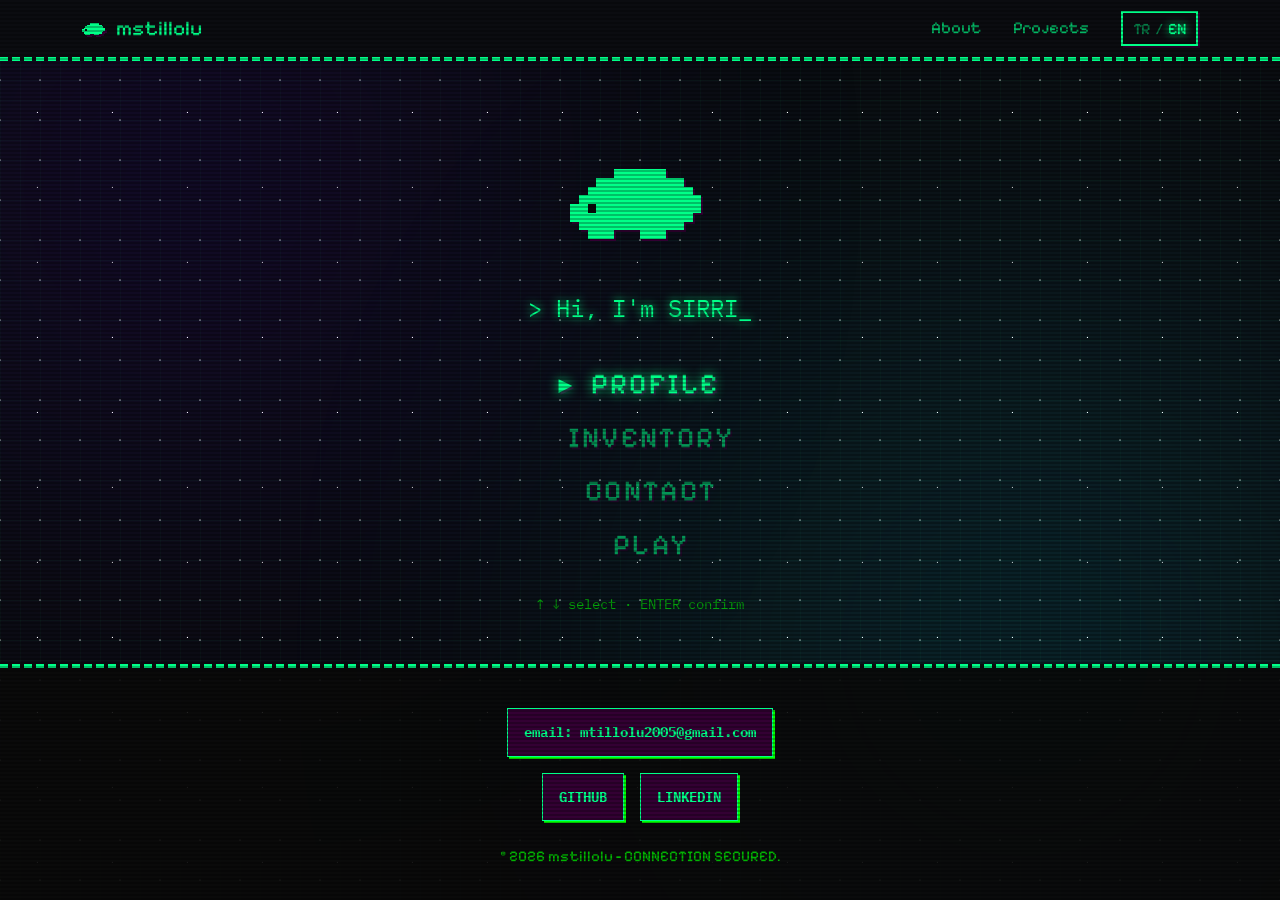
<file: index.html>
<!DOCTYPE html>
<html lang="tr">

<head>
    <meta charset="UTF-8">
    <meta name="viewport" content="width=device-width, initial-scale=1.0">
    <title>mstillolu</title>
    <link rel="icon" type="image/svg+xml" href="favicon.svg">
    <link rel="preconnect" href="https://fonts.googleapis.com">
    <link rel="preconnect" href="https://fonts.gstatic.com" crossorigin>
    <link href="https://fonts.googleapis.com/css2?family=IBM+Plex+Mono:ital,wght@0,400;0,700;1,400&family=Pixelify+Sans:wght@400..700&display=swap" rel="stylesheet">
    <link href="https://cdn.jsdelivr.net/npm/bootstrap@5.3.0/dist/css/bootstrap.min.css" rel="stylesheet">
    <link rel="stylesheet" href="style.css">
</head>

<body class="d-flex flex-column min-vh-100" data-page="home">

    <div id="site-nav"></div>

    <!-- Main Content -->
    <main class="container flex-grow-1 d-flex flex-column justify-content-center align-items-center text-center home">
        <svg class="kirpi-svg holo-kirpi mb-3" viewBox="0 0 16 16" width="140" height="140"
            shape-rendering="crispEdges" role="button" tabindex="0" data-i18n-aria="kirpi.aria">
            <title data-i18n="kirpi.title">Tıkla ve Oyna!</title>
            <path
                d="M5 4h6v1H5zM3 5h10v1H3zM2 6h12v1H2zM1 7h14v1H1zM0 8h15v1H0zM0 9h14v1H0zM1 10h12v1H1zM2 11h3v1H2zM8 11h3v1H8z" />
            <rect fill="#0A0A0A" x="2" y="8" width="1" height="1" />
            <rect fill="var(--highlight-color)" x="0" y="9" width="1" height="1" />
        </svg>

        <h1 id="welcome-text" class="welcome-text">&gt; Merhaba, ben SIRRI</h1>

        <!-- Oyun açılış menüsü -->
        <nav class="start-menu" data-i18n-aria="menu.label">
            <ul>
                <li><a class="menu-item" href="about.html" data-i18n="menu.profile">Profil</a></li>
                <li><a class="menu-item" href="projects.html" data-i18n="menu.inventory">Envanter</a></li>
                <li><a class="menu-item" href="#contact" data-action="contact" data-i18n="menu.contact">İletişim</a></li>
                <li><a class="menu-item" href="#play" data-action="play" data-i18n="menu.play">Oyna</a></li>
            </ul>
            <p class="menu-hint" data-i18n="menu.hint">↑ ↓ seç · ENTER onayla</p>
        </nav>
    </main>

    <footer id="contact"></footer>

    <script src="script.js"></script>
</body>

</html>
</file>
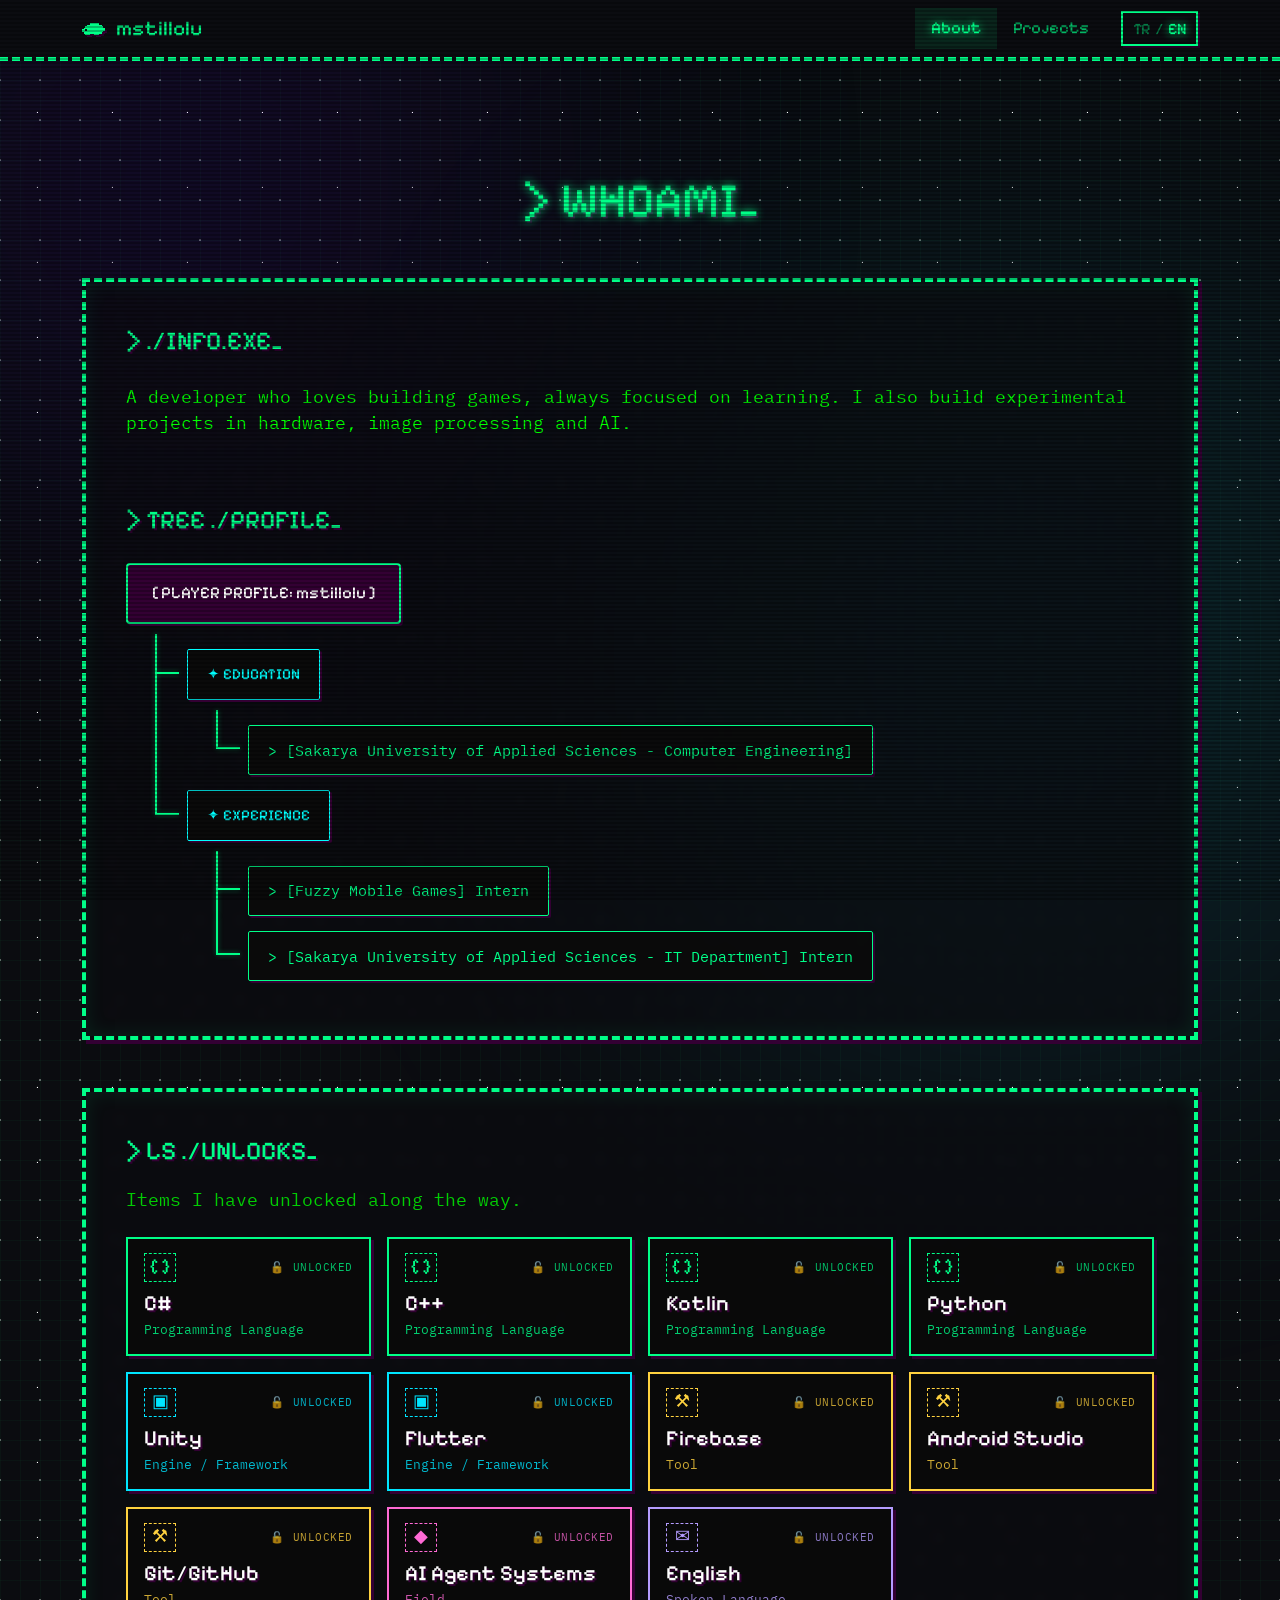
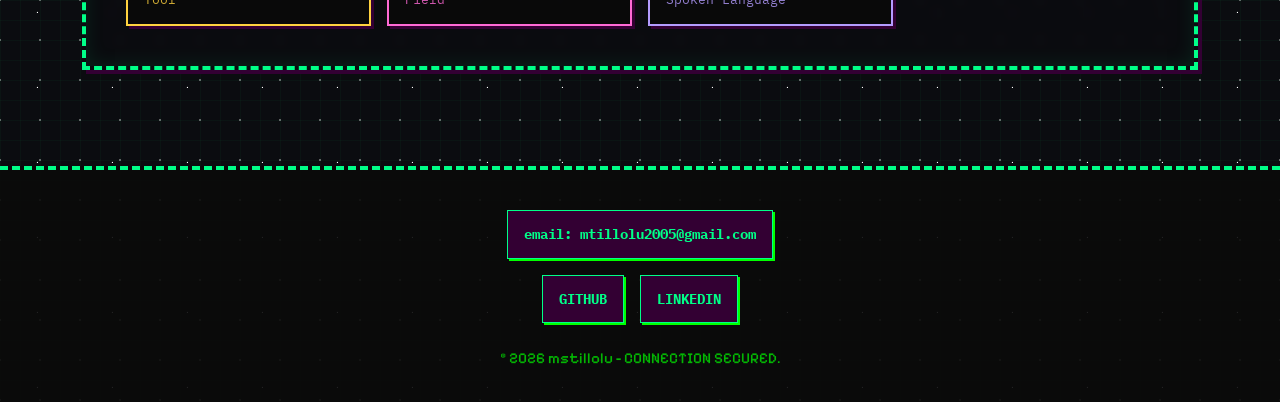
<file: about.html>
<!DOCTYPE html>
<html lang="tr">

<head>
    <meta charset="UTF-8">
    <meta name="viewport" content="width=device-width, initial-scale=1.0">
    <title>mstillolu | Hakkımda</title>
    <link rel="icon" type="image/svg+xml" href="favicon.svg">
    <link rel="preconnect" href="https://fonts.googleapis.com">
    <link rel="preconnect" href="https://fonts.gstatic.com" crossorigin>
    <link href="https://fonts.googleapis.com/css2?family=IBM+Plex+Mono:ital,wght@0,400;0,700;1,400&family=Pixelify+Sans:wght@400..700&display=swap" rel="stylesheet">
    <link href="https://cdn.jsdelivr.net/npm/bootstrap@5.3.0/dist/css/bootstrap.min.css" rel="stylesheet">
    <link rel="stylesheet" href="style.css">
</head>

<body class="d-flex flex-column min-vh-100" data-page="about">

    <div id="site-nav"></div>

    <!-- Main Content -->
    <main class="container py-5 mt-4 flex-grow-1">
        <header class="mb-5 text-center">
            <h1 class="display-5 terminal-cursor glow-text" lang="en">> whoami</h1>
        </header>

        <section id="about" class="pixel-section mb-5">
            <h2 class="terminal-cursor mb-4" lang="en">> ./info.exe</h2>
            <div id="about-container"></div>

            <h2 class="terminal-cursor mb-4 mt-5 pt-3" lang="en">> tree ./profile</h2>
            <ul class="cyber-skill-tree" id="cyber-tree-root"></ul>
        </section>

        <section id="unlocks" class="pixel-section mb-5">
            <h2 class="terminal-cursor mb-3" lang="en">> ls ./unlocks</h2>
            <p id="unlock-intro" class="unlock-intro"></p>
            <ul class="unlock-grid" id="unlock-grid"></ul>
        </section>
    </main>

    <footer id="contact"></footer>

    <script src="script.js"></script>
</body>

</html>
</file>
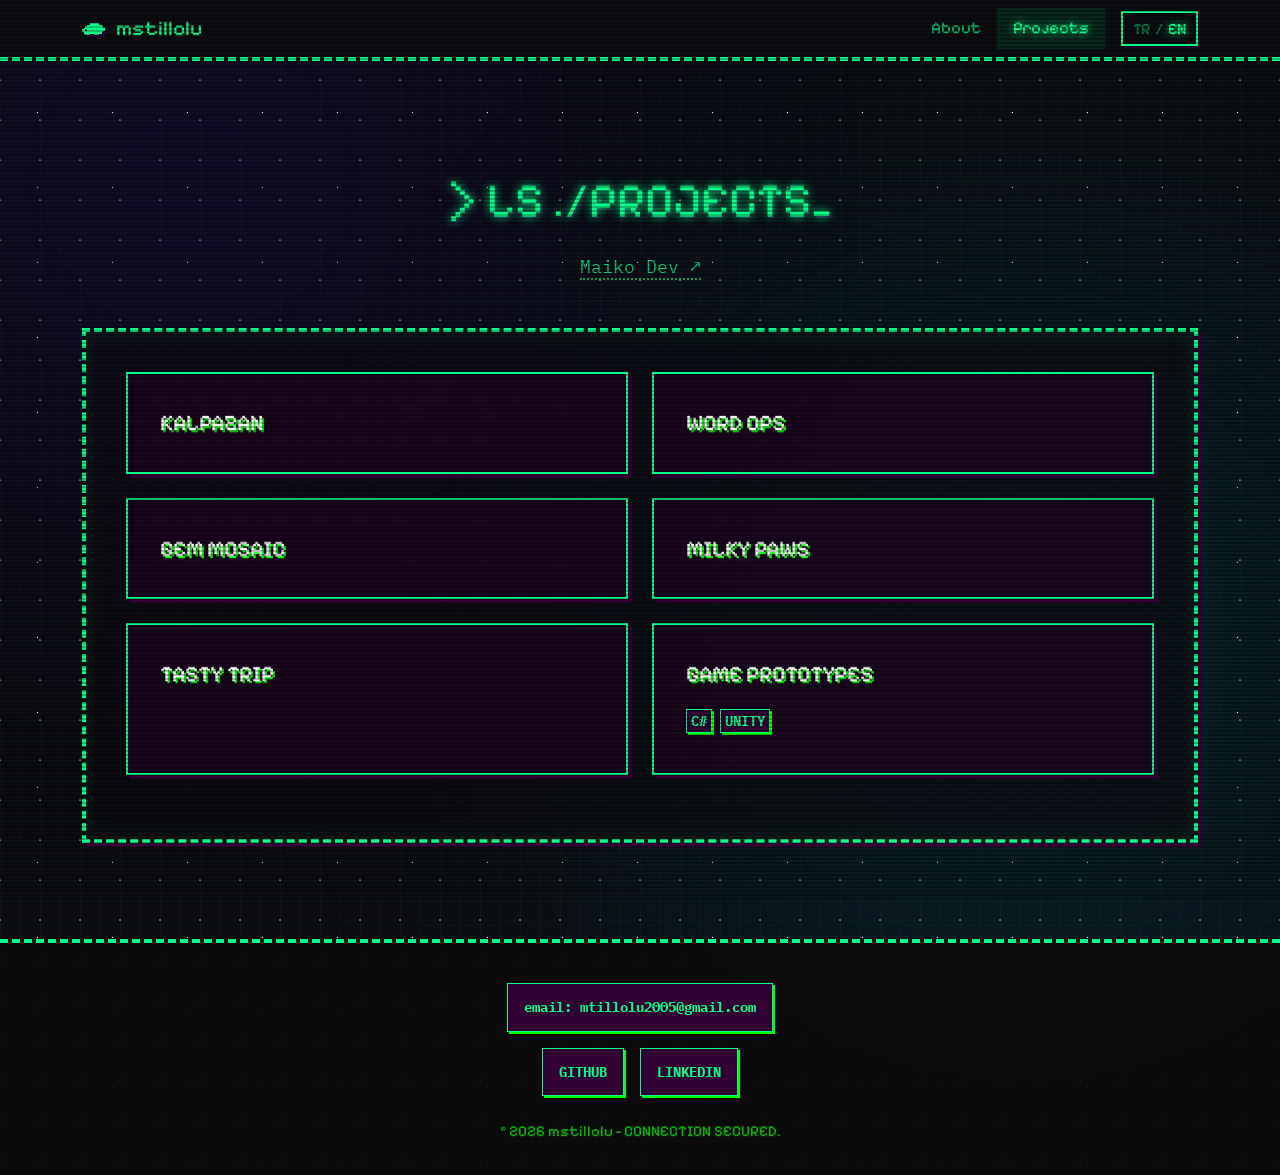
<file: projects.html>
<!DOCTYPE html>
<html lang="tr">

<head>
    <meta charset="UTF-8">
    <meta name="viewport" content="width=device-width, initial-scale=1.0">
    <title>mstillolu | Projeler</title>
    <link rel="icon" type="image/svg+xml" href="favicon.svg">
    <link rel="preconnect" href="https://fonts.googleapis.com">
    <link rel="preconnect" href="https://fonts.gstatic.com" crossorigin>
    <link href="https://fonts.googleapis.com/css2?family=IBM+Plex+Mono:ital,wght@0,400;0,700;1,400&family=Pixelify+Sans:wght@400..700&display=swap" rel="stylesheet">
    <link href="https://cdn.jsdelivr.net/npm/bootstrap@5.3.0/dist/css/bootstrap.min.css" rel="stylesheet">
    <link rel="stylesheet" href="style.css">
</head>

<body class="d-flex flex-column min-vh-100" data-page="projects">

    <div id="site-nav"></div>

    <!-- Main Content -->
    <main class="container py-5 mt-4 flex-grow-1">
        <header class="mb-5 text-center">
            <h1 class="display-5 terminal-cursor glow-text" lang="en">> ls ./projects</h1>
            <p style="opacity:0.8;">
                <a href="https://play.google.com/store/apps/developer?id=Maiko+Dev&amp;hl=tr" target="_blank"
                    rel="noopener" class="custom-link" data-i18n-title="projects.store">Maiko Dev ↗</a>
            </p>
        </header>

        <section id="projects" class="pixel-section">
            <div class="row" id="project-container"></div>
        </section>
    </main>

    <footer id="contact"></footer>

    <script src="script.js"></script>
</body>

</html>
</file>
<file: style.css>
/* Fontlar her sayfanın <head> kısmında <link> ile yükleniyor */

:root {
  --bg-color: #0B0C10;
  --main-color: #00FF00;
  --highlight-color: #00FF88;
  --contrast-color: #330033;
}

/* Base Document / Scanlines */
html::before {
  content: "";
  position: fixed;
  top: 0;
  left: 0;
  width: 100vw;
  height: 100vh;
  background: linear-gradient(rgba(18, 16, 16, 0) 50%,
      rgba(0, 0, 0, 0.25) 50%);
  background-size: 100% 4px;
  z-index: 9999;
  pointer-events: none;
}

body {
  background-color: var(--bg-color);
  background-image:
    radial-gradient(white, rgba(255, 255, 255, .1) 1px, transparent 1px),
    radial-gradient(white, rgba(255, 255, 255, .1) 1px, transparent 1px),
    linear-gradient(rgba(0, 255, 136, 0.03) 1px, transparent 1px),
    linear-gradient(90deg, rgba(0, 255, 136, 0.03) 1px, transparent 1px);
  background-size:
    75px 75px,
    40px 40px,
    20px 20px,
    20px 20px;
  background-position:
    0 0,
    20px 20px,
    0 0,
    0 0;
  color: var(--highlight-color);
  font-family: 'IBM Plex Mono', monospace;
  font-size: 1.1rem;
  padding-top: 100px;
  margin: 0;
  min-height: 100vh;
  position: relative;
}

/* Nebula Blobs */
body::before,
body::after {
  content: "";
  position: fixed;
  border-radius: 50%;
  pointer-events: none;
  z-index: -1;
  filter: blur(180px);
}

body::before {
  top: -15%;
  left: -10%;
  width: 50vw;
  height: 50vw;
  background-color: #4A00E0;
  opacity: 0.15;
}

body::after {
  bottom: -15%;
  right: -10%;
  width: 60vw;
  height: 60vw;
  background-color: #00E5FF;
  opacity: 0.12;
}

h1,
h2,
h3,
h4,
h5,
h6 {
  font-family: 'Pixelify Sans', 'IBM Plex Mono', monospace;
  color: var(--highlight-color);
  text-shadow: 2px 2px var(--contrast-color);
  line-height: 1.5;
  margin-bottom: 1.5rem;
  text-transform: uppercase;
}

h1 {
  font-size: 2.4rem;
}

h2 {
  font-size: 1.6rem;
}

h3 {
  font-size: 1.3rem;
}

p,
li {
  color: var(--main-color);
}

.glow-text {
  text-shadow: 0 0 10px var(--highlight-color), 2px 2px var(--contrast-color);
}

.terminal-cursor::after {
  content: '_';
  animation: blink 1s step-end infinite;
}

@keyframes blink {

  0%,
  100% {
    opacity: 1;
  }

  50% {
    opacity: 0;
  }
}

/* Dynamic Interactive Kirpi */
.dynamic-kirpi {
  position: absolute;
  pointer-events: none;
  transform: translate(-50%, -50%);
  animation: kirpi-jump 1s ease-out forwards;
  z-index: 10000;
}

@keyframes kirpi-jump {
  0% {
    transform: translate(-50%, -50%) scale(1);
    opacity: 1;
    filter: drop-shadow(0 0 5px var(--highlight-color));
  }

  20% {
    opacity: 1;
  }

  100% {
    transform: translate(-50%, -150%) scale(1.2) rotate(20deg);
    opacity: 0;
    filter: drop-shadow(0 0 15px var(--highlight-color));
  }
}

/* Navbar */
.navbar {
  background-color: var(--bg-color) !important;
  border-bottom: 4px dashed var(--highlight-color);
  font-family: 'Pixelify Sans', 'IBM Plex Mono', monospace;
  font-size: 1.05rem;
  z-index: 9990;
}

.navbar-brand {
  color: var(--highlight-color) !important;
  display: flex;
  align-items: center;
  gap: 10px;
  font-size: 1.3rem;
}

.navbar-toggler {
  border-color: var(--highlight-color);
}

.navbar-toggler-icon {
  filter: invert(1) sepia(1) saturate(5) hue-rotate(100deg);
}

#cyber-logo {
  cursor: pointer;
  user-select: none;
  transition: text-shadow 0.2s ease;
}

#cyber-logo:hover,
#cyber-logo:active {
  text-shadow:
    2px 0px 0px #FF003C,
    -2px 0px 0px #00FFFF,
    0px 0px 10px var(--highlight-color);
}

.nav-link {
  color: var(--highlight-color) !important;
  opacity: 0.7;
  transition: all 0.3s;
  padding: 0.5rem 1rem !important;
}

.nav-link:hover,
.nav-link.active {
  opacity: 1;
  text-shadow: 0 0 8px var(--highlight-color);
  background-color: rgba(0, 255, 136, 0.1);
}

/* Sections */
.pixel-section {
  border: 4px dashed var(--highlight-color);
  padding: 2.5rem;
  margin-bottom: 3rem;
  background-color: rgba(11, 12, 16, 0.65);
  position: relative;
  backdrop-filter: blur(5px);
  -webkit-backdrop-filter: blur(5px);
  box-shadow: inset 0 0 20px rgba(0, 255, 136, 0.1), 4px 4px 0px var(--contrast-color);
}

/* --- TERMINAL DIRECTORY TREE UI --- */
.cyber-skill-tree, .cyber-skill-tree ul {
  list-style: none;
  padding-left: 0;
  margin: 0;
}

.cyber-skill-tree ul {
  margin-left: 1.8rem;
  padding-top: 10px;
}

.cyber-skill-tree li {
  position: relative;
  padding-left: 2rem;
  margin-top: 15px;
  margin-bottom: 15px;
}

.cyber-skill-tree li::before, .cyber-skill-tree li::after {
  content: "";
  position: absolute;
  left: 0;
  box-shadow: 0 0 5px rgba(0, 255, 136, 0.4);
}

/* Horizontal line (Right angle) */
.cyber-skill-tree li::before {
  border-top: 2px solid var(--highlight-color);
  top: 1.4rem;
  width: 1.5rem;
  height: 0;
}

/* Vertical line (Downward flow) */
.cyber-skill-tree li::after {
  border-left: 2px solid var(--highlight-color);
  height: calc(100% + 15px);
  width: 0;
  top: -15px;
}

/* Don't extend vertical line below last child */
.cyber-skill-tree li:last-child::after {
  height: calc(1.4rem + 15px);
}

/* Root level should hide lines and padding */
.cyber-skill-tree > li::before,
.cyber-skill-tree > li::after {
  display: none;
}

.cyber-skill-tree > li {
  padding-left: 0;
  margin-left: 0;
}

/* Node Box Styling */
.tree-node-box {
  display: inline-block;
  background-color: rgba(10, 10, 10, 0.9);
  border: 1px solid var(--highlight-color);
  color: var(--highlight-color);
  padding: 0.8rem 1.2rem;
  font-family: 'IBM Plex Mono', monospace;
  font-size: 0.95rem;
  transition: all 0.2s ease;
  cursor: default;
  position: relative;
  z-index: 2;
  box-shadow: 2px 2px 0px var(--contrast-color);
  border-radius: 2px;
}

.root-box {
  font-family: 'Pixelify Sans', 'IBM Plex Mono', monospace;
  font-size: 1.05rem;
  padding: 1rem 1.5rem;
  border: 2px solid var(--highlight-color);
  background-color: var(--contrast-color);
  color: #fff;
  border-radius: 4px;
}

.cat-box {
  font-family: 'Pixelify Sans', 'IBM Plex Mono', monospace;
  font-size: 0.95rem;
  color: #00FFFF;
  border-color: #00FFFF;
  box-shadow: 2px 2px 0px var(--contrast-color);
}

.tree-node-box:hover {
  background-color: var(--highlight-color);
  color: #0A0A0A;
  box-shadow: 0 0 15px var(--highlight-color);
  transform: translateX(5px);
}

.cat-box:hover {
  background-color: #00FFFF;
  box-shadow: 0 0 15px #00FFFF;
}

.root-box:hover {
  background-color: var(--highlight-color);
  color: var(--bg-color);
  border-color: var(--highlight-color);
}

/* Badges */
.badge {
  background-color: var(--contrast-color) !important;
  color: var(--highlight-color) !important;
  border: 1px solid var(--highlight-color);
  font-family: 'IBM Plex Mono', monospace;
  font-size: 0.9rem;
  font-weight: bold;
  border-radius: 0;
  box-shadow: 2px 2px 0px var(--main-color);
  text-transform: uppercase;
  transition: all 0.2s;
}

.badge:hover {
  background-color: var(--highlight-color) !important;
  color: var(--bg-color) !important;
  box-shadow: none;
  transform: translate(2px, 2px);
}

/* Project Card Links wrapping full card */
.project-card-link {
  text-decoration: none !important;
  color: inherit !important;
  display: block;
}

.project-card-link:hover {
  text-decoration: none !important;
  color: inherit !important;
}

/* Cards / Inventory Style */
.card {
  background-color: rgba(51, 0, 51, 0.4);
  backdrop-filter: blur(3px);
  -webkit-backdrop-filter: blur(3px);
  border: 2px solid var(--highlight-color);
  color: var(--highlight-color);
  border-radius: 0;
  box-shadow: 4px 4px 0px var(--contrast-color);
  transition: all 0.2s ease-in-out;
  z-index: 10;
}

/* Sadece linki olan kartlar tıklanabilir görünür */
.project-card-link .card {
  cursor: pointer;
}

.project-card-link:hover .card,
.project-card-link:focus-visible .card {
  transform: translateY(-5px);
  box-shadow: 0 0 25px var(--highlight-color), 8px 8px 0px var(--contrast-color);
  background-color: rgba(0, 255, 136, 0.1);
  border-color: #fff;
}

.card-title {
  color: #fff;
  text-shadow: 2px 2px var(--main-color);
  font-size: 1.4rem;
}

.card-text {
  color: var(--main-color);
  line-height: 1.6;
}

/* Links */
a.custom-link {
  color: var(--highlight-color);
  text-decoration: none;
  border-bottom: 2px dotted var(--highlight-color);
  transition: all 0.2s;
}

a.custom-link:hover {
  background-color: var(--highlight-color);
  color: var(--bg-color);
  text-decoration: none;
}

/* --- KIRPI RUNNER MINIGAME --- */
#kirpi-game-overlay {
  display: none;
  position: fixed;
  top: 0; left: 0; right: 0; bottom: 0;
  background: rgba(11, 12, 16, 0.9);
  backdrop-filter: blur(8px);
  z-index: 10000;
}

#kirpi-minigame-container {
  position: absolute;
  top: 50%;
  left: 50%;
  transform: translate(-50%, -50%);
  width: 90%;
  max-width: 800px;
  height: 350px;
  background-color: var(--bg-color);
  border: 4px solid var(--highlight-color);
  box-shadow: 0 0 30px rgba(0, 255, 136, 0.4), 8px 8px 0px var(--contrast-color);
  overflow: hidden;
  font-family: 'Pixelify Sans', 'IBM Plex Mono', monospace;
  user-select: none;
  border-radius: 4px;
}

#game-ground {
  position: absolute;
  bottom: 20px;
  left: 0;
  width: 200%;
  height: 4px;
  background-image: repeating-linear-gradient(90deg, var(--highlight-color) 0, var(--highlight-color) 30px, transparent 30px, transparent 60px);
  animation: moveGround 1.5s linear infinite;
  box-shadow: 0 0 10px var(--highlight-color);
}

@keyframes moveGround {
  0% { transform: translateX(0); }
  100% { transform: translateX(-60px); }
}

#player-kirpi {
  position: absolute;
  bottom: 24px;
  left: 10%;
  width: 48px;
  height: 48px;
  transition: bottom 0s;
}

#game-score {
  position: absolute;
  top: 20px;
  right: 20px;
  color: var(--highlight-color);
  text-shadow: 2px 2px var(--contrast-color);
  font-size: 1.2rem;
  z-index: 5;
}

.game-screen {
  position: absolute;
  top: 0; left: 0; right: 0; bottom: 0;
  background: rgba(10, 10, 10, 0.95);
  display: flex;
  flex-direction: column;
  align-items: center;
  justify-content: center;
  z-index: 100;
  text-align: center;
}

.obstacle {
  position: absolute;
  bottom: 24px;
  background-color: #FF003C;
  box-shadow: 0 0 15px #FF003C;
  border: 2px solid #fff;
  border-radius: 4px;
}

.obstacle.obs-tall {
  width: 20px;
  height: 50px;
}

.obstacle.obs-wide {
  width: 40px;
  height: 30px;
}

#player-kirpi svg {
  animation: tinyKirpiBounce 0.2s alternate infinite;
}

@keyframes tinyKirpiBounce {
  0% { transform: translateY(0); }
  100% { transform: translateY(-4px); }
}

/* Hologram Floating Kirpi (Index Page) */
.holo-kirpi {
  animation: floatKirpi 4s ease-in-out infinite;
  cursor: pointer;
}

.holo-kirpi:focus-visible {
  outline: 2px dashed var(--highlight-color);
  outline-offset: 8px;
}

@keyframes floatKirpi {
  0% {
    transform: translateY(0px);
    filter: drop-shadow(0 0 10px var(--highlight-color));
  }

  50% {
    transform: translateY(-8px);
    filter: drop-shadow(0 0 25px var(--highlight-color));
  }

  100% {
    transform: translateY(0px);
    filter: drop-shadow(0 0 10px var(--highlight-color));
  }
}

/* Kirpi Walker Animation */
.kirpi-walker-track {
  fill: var(--highlight-color);
  filter: drop-shadow(2px 2px 0px var(--contrast-color));
}

/* Kirpi SVG Mascot */
.kirpi-svg {
  fill: var(--highlight-color);
  filter: drop-shadow(2px 2px 0px var(--contrast-color));
}

/* Footer */
footer {
  border-top: 4px dashed var(--highlight-color);
  background-color: rgba(10, 10, 10, 0.9);
  padding: 2rem 0;
  text-align: center;
  font-family: 'Pixelify Sans', 'IBM Plex Mono', monospace;
  font-size: 0.95rem;
  margin-top: auto;
}
/* =========================================================
   Başlık fontu: Pixelify Sans (Türkçe harfleri destekler)
   ========================================================= */
h1, h2, h3, h4, h5, h6,
.navbar, .root-box, .cat-box, footer {
  font-weight: 500;
}

html {
  scroll-behavior: smooth;
}

/* =========================================================
   Dil düğmesi (TR / EN)
   ========================================================= */
.lang-toggle {
  margin-left: auto;
  margin-right: 0.75rem;
  background: transparent;
  border: 2px solid var(--highlight-color);
  color: var(--highlight-color);
  font-family: 'Pixelify Sans', 'IBM Plex Mono', monospace;
  font-weight: 500;
  font-size: 1rem;
  padding: 0.2rem 0.6rem;
  cursor: pointer;
  box-shadow: 2px 2px 0 var(--contrast-color);
  transition: all 0.2s;
}

.lang-toggle span {
  opacity: 0.45;
}

.lang-toggle .lang-sep {
  margin: 0 0.3rem;
}

.lang-toggle span.active {
  opacity: 1;
  text-shadow: 0 0 8px var(--highlight-color);
}

.lang-toggle:hover,
.lang-toggle:focus-visible {
  background-color: rgba(0, 255, 136, 0.12);
  outline: none;
}

@media (min-width: 992px) {
  .lang-toggle {
    order: 3;
    margin-left: 1rem;
    margin-right: 0;
  }
}

/* =========================================================
   Ana sayfa: oyun açılış menüsü
   ========================================================= */
.home {
  padding-top: 1rem;
  padding-bottom: 2rem;
}

.welcome-text {
  font-family: 'IBM Plex Mono', monospace;
  font-size: 1.5rem;
  font-weight: 400;
  text-transform: none;
  text-shadow: 0 0 10px var(--highlight-color);
  min-height: 2.4rem;
  margin: 0 0 2rem;
}

.start-menu ul {
  list-style: none;
  padding: 0;
  margin: 0;
  display: flex;
  flex-direction: column;
  align-items: center;
  gap: 0.35rem;
}

.start-menu li {
  color: inherit;
}

.menu-item {
  position: relative;
  display: inline-block;
  font-family: 'Pixelify Sans', 'IBM Plex Mono', monospace;
  font-weight: 500;
  font-size: 1.8rem;
  text-transform: uppercase;
  letter-spacing: 0.08em;
  color: var(--highlight-color);
  opacity: 0.55;
  text-decoration: none;
  padding: 0.15rem 1rem 0.15rem 2.4rem;
  text-shadow: 2px 2px var(--contrast-color);
  transition: opacity 0.15s, transform 0.15s;
}

.menu-item::before {
  content: '▶';
  position: absolute;
  left: 0.4rem;
  top: 50%;
  transform: translateY(-50%);
  font-size: 0.8em;
  opacity: 0;
}

.menu-item.selected,
.menu-item:focus-visible {
  opacity: 1;
  color: var(--highlight-color);
  text-shadow: 0 0 12px var(--highlight-color), 2px 2px var(--contrast-color);
  transform: translateX(4px);
  outline: none;
}

.menu-item.selected::before,
.menu-item:focus-visible::before {
  opacity: 1;
  animation: blink 1s step-end infinite;
}

.menu-hint {
  margin: 1.5rem 0 0;
  font-size: 0.85rem;
  opacity: 0.6;
}

/* Dokunmatik ekranlarda klavye ipucu gereksiz */
@media (hover: none) {
  .menu-hint {
    display: none;
  }
}

/* İletişim seçilince footer kısa bir süre parlar */
footer.flash {
  animation: footerFlash 1.2s ease-out;
}

@keyframes footerFlash {
  0%, 30% {
    box-shadow: inset 0 0 40px rgba(0, 255, 136, 0.45);
    border-top-color: #fff;
  }

  100% {
    box-shadow: none;
  }
}

/* =========================================================
   Hakkımda: kilidi açılan eşyalar
   ========================================================= */
.unlock-intro {
  opacity: 0.8;
  margin-bottom: 1.5rem;
}

.unlock-grid {
  list-style: none;
  padding: 0;
  margin: 0;
  display: grid;
  grid-template-columns: repeat(auto-fill, minmax(200px, 1fr));
  gap: 1rem;
}

.unlock-item {
  --item-color: var(--highlight-color);
  position: relative;
  background-color: rgba(10, 10, 10, 0.85);
  border: 2px solid var(--item-color);
  box-shadow: 3px 3px 0 var(--contrast-color);
  padding: 0.9rem 1rem;
  color: var(--item-color);
  animation: unlockIn 0.4s ease-out both;
  animation-delay: var(--delay, 0ms);
  transition: transform 0.15s, box-shadow 0.15s;
}

.unlock-item:hover {
  transform: translateY(-3px);
  box-shadow: 0 0 16px var(--item-color), 3px 3px 0 var(--contrast-color);
}

.unlock-item.type-language { --item-color: #00FF88; }
.unlock-item.type-engine   { --item-color: #00E5FF; }
.unlock-item.type-tool     { --item-color: #FFD23F; }
.unlock-item.type-field    { --item-color: #FF6AD5; }
.unlock-item.type-spoken   { --item-color: #B49CFF; }

.unlock-head {
  display: flex;
  justify-content: space-between;
  align-items: center;
  margin-bottom: 0.6rem;
}

.unlock-icon {
  font-family: 'Pixelify Sans', 'IBM Plex Mono', monospace;
  font-weight: 500;
  font-size: 1.1rem;
  min-width: 2rem;
  text-align: center;
  border: 1px dashed var(--item-color);
  padding: 0 0.3rem;
}

.unlock-badge {
  font-size: 0.7rem;
  letter-spacing: 0.05em;
  opacity: 0.75;
}

.unlock-name {
  font-family: 'Pixelify Sans', 'IBM Plex Mono', monospace;
  font-weight: 500;
  font-size: 1.35rem;
  line-height: 1.2;
  color: #fff;
  text-shadow: 2px 2px var(--contrast-color);
}

.unlock-type {
  font-size: 0.8rem;
  opacity: 0.8;
  margin-top: 0.2rem;
}

.unlock-used {
  font-size: 0.8rem;
  margin-top: 0.6rem;
  padding-top: 0.5rem;
  border-top: 1px dashed var(--item-color);
  color: #cfd8d3;
}

.unlock-used span {
  color: var(--item-color);
}

@keyframes unlockIn {
  from {
    opacity: 0;
    transform: scale(0.9);
  }

  to {
    opacity: 1;
    transform: scale(1);
  }
}

/* =========================================================
   Ağaç: açıklama metni ve mobil düzen
   ========================================================= */
.tree-node-box {
  max-width: 100%;
  overflow-wrap: anywhere;
}

.tree-node-text {
  border: none;
  box-shadow: none;
  padding: 0.5rem 0;
  opacity: 0.85;
  background: transparent;
}

@media (max-width: 575.98px) {
  .pixel-section {
    padding: 1.5rem 1rem;
    border-width: 3px;
  }

  .cyber-skill-tree ul {
    margin-left: 0.6rem;
  }

  .cyber-skill-tree li {
    padding-left: 1.1rem;
  }

  .cyber-skill-tree li::before {
    width: 0.8rem;
  }

  /* En derin seviye (deneyim açıklaması) için girintiyi azalt */
  .cyber-skill-tree ul ul ul {
    margin-left: 0.2rem;
  }

  .tree-node-box {
    padding: 0.6rem 0.8rem;
    font-size: 0.9rem;
  }

  .menu-item {
    font-size: 1.5rem;
  }

  .welcome-text {
    font-size: 1.2rem;
  }
}

@media (prefers-reduced-motion: reduce) {
  html {
    scroll-behavior: auto;
  }

  .unlock-item {
    animation: none;
  }
}
</file>
